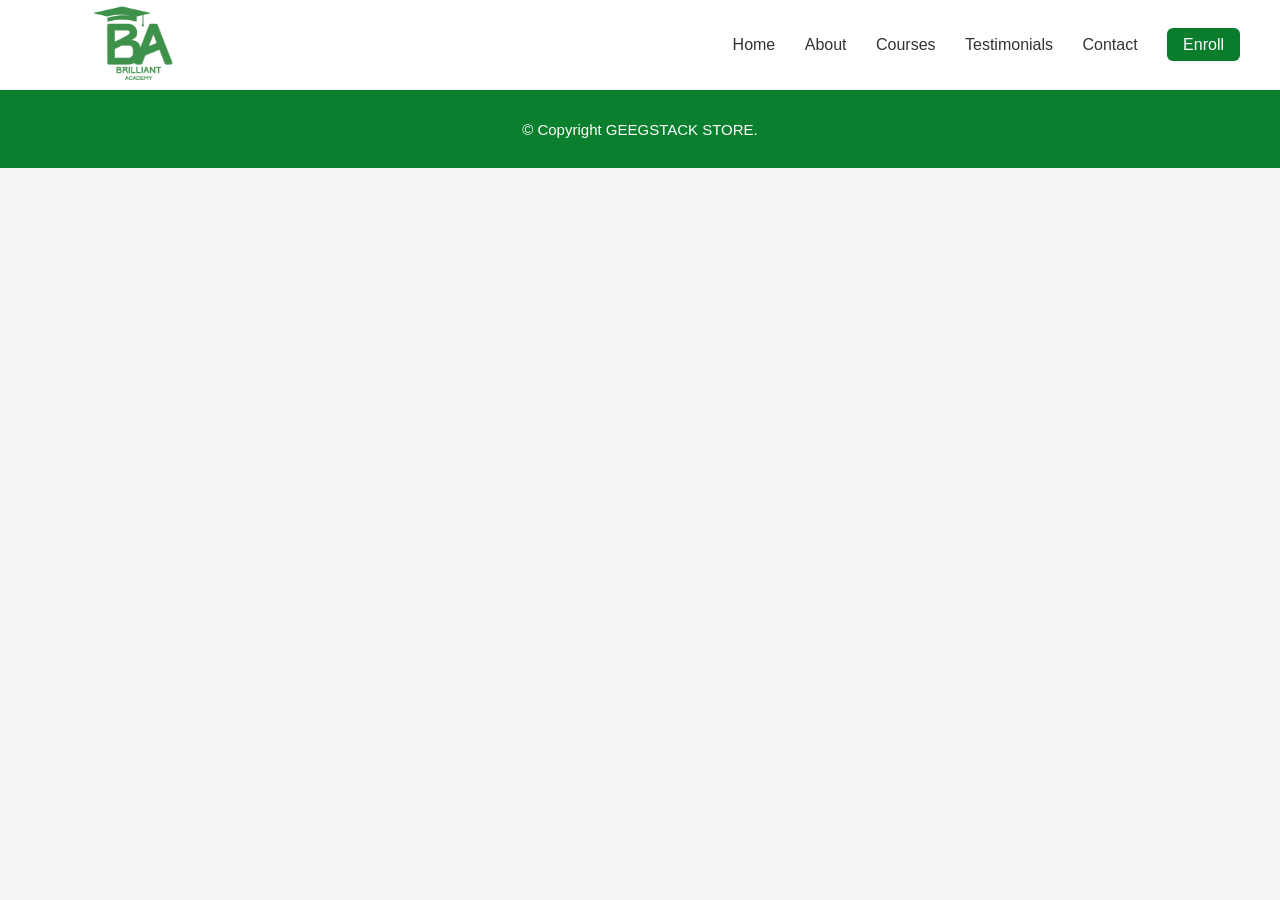
<file: about.html>
<!DOCTYPE html>
<html lang="en">
  <head>
    <meta charset="UTF-8" />
    <meta name="viewport" content="width=device-width, initial-scale=1.0" />
    <title>GeegStack Academy</title>
    <link rel="stylesheet" href="about.css" />
  </head>

  <body>
    <!-- Navbar -->
    <nav class="navbar">
      <div>
        <a href="index.html"
          ><img
            src="media/Brilliant Academy Logo .png"
            alt="GeegStack Academy logo"
        /></a>
      </div>
      <div class="nav-links">
        <a href="index.html">Home</a>
        <a href="about.html">About</a>
        <a href="courses.html">Courses</a>
        <a href="#">Testimonials</a>
        <a href="#">Contact</a>
        <!-- <button class="btn">Enroll</button> -->
        <a href="register.html" id="btn">Enroll</a>
      </div>
    </nav>

    <main class="container">
      <section></section>
    </main>

    <footer>
      <p>&copy; Copyright GEEGSTACK STORE.</p>
    </footer>
  </body>
</html>
</file>
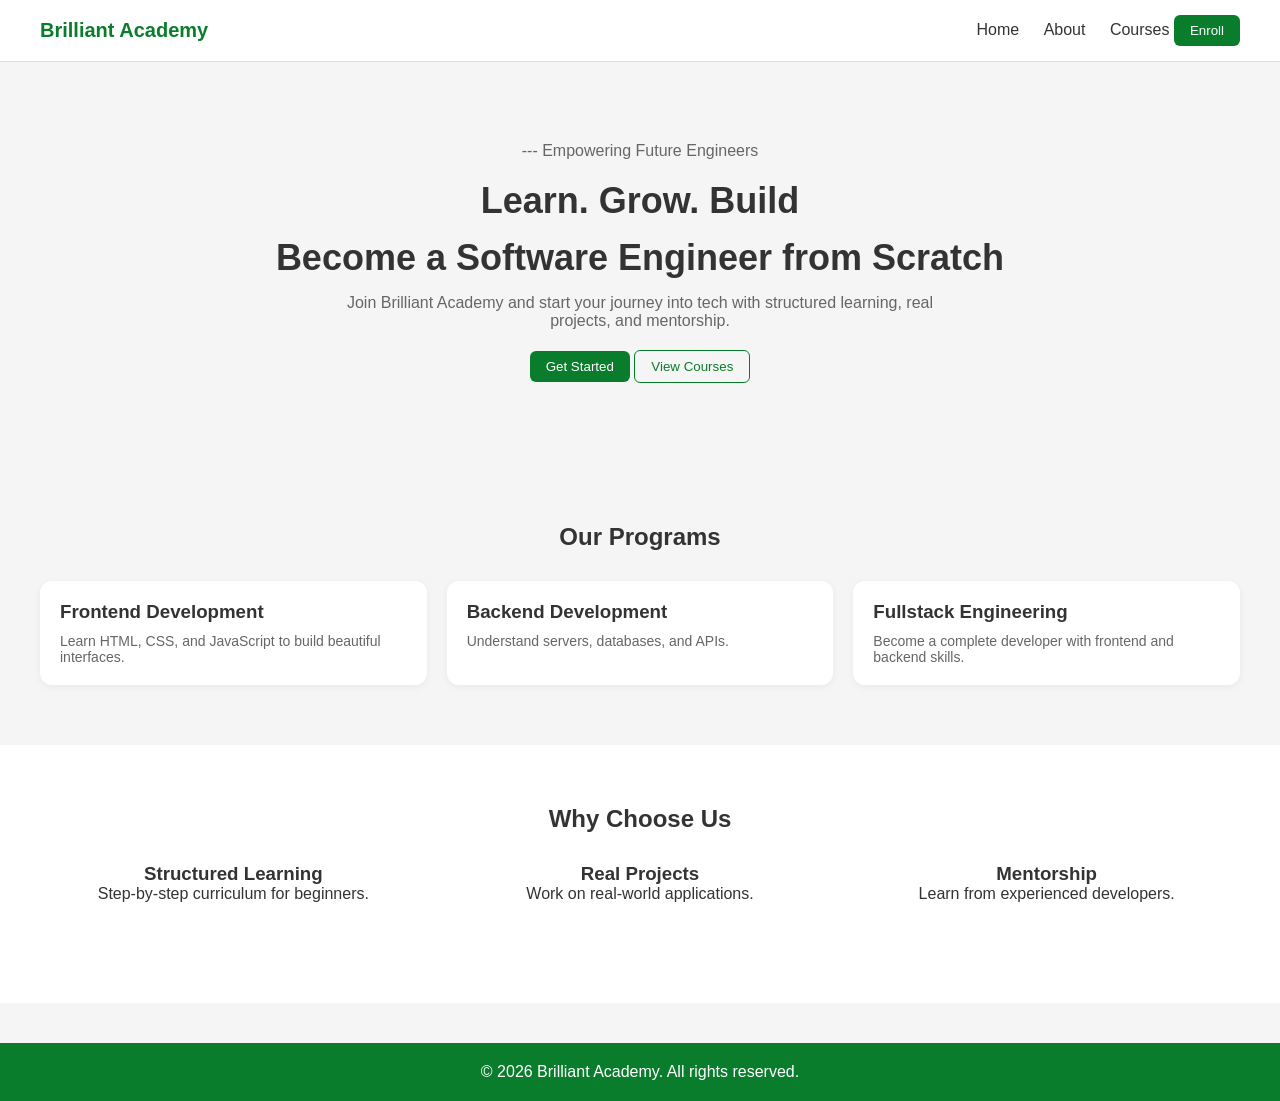
<file: brilliant_academy_home_page.html>
<!DOCTYPE html>
<html lang="en">
<head>
  <meta charset="UTF-8">
  <meta name="viewport" content="width=device-width, initial-scale=1.0">
  <title>Brilliant Academy</title>
  <style>
    * { box-sizing: border-box; margin: 0; padding: 0; font-family: Arial, sans-serif; }

    body { background: #f5f5f5; color: #333; }

    /* Navbar */
    .navbar {
      display: flex;
      justify-content: space-between;
      align-items: center;
      padding: 15px 40px;
      background: #fff;
      border-bottom: 1px solid #ddd;
    }

    .logo { font-size: 20px; font-weight: bold; color: #0a7d2c; }

    .nav-links a {
      margin-left: 20px;
      text-decoration: none;
      color: #333;
    }

    .nav-links a:hover { color: #0a7d2c; }

    .btn {
      padding: 8px 16px;
      background: #0a7d2c;
      color: white;
      border: none;
      border-radius: 6px;
      cursor: pointer;
    }

    .btn-outline {
      padding: 8px 16px;
      border: 1px solid #0a7d2c;
      color: #0a7d2c;
      background: transparent;
      border-radius: 6px;
      cursor: pointer;
    }

    /* Hero */
    .hero {
      text-align: center;
      padding: 80px 20px;
    }

    .hero h1 { font-size: 36px; margin-bottom: 15px; }
    .hero p { max-width: 600px; margin: 0 auto 20px; color: #666; }

    /* Programs */
    .section { padding: 60px 40px; }

    .section h2 { text-align: center; margin-bottom: 30px; }

    .grid {
      display: grid;
      grid-template-columns: repeat(auto-fit, minmax(250px, 1fr));
      gap: 20px;
    }

    .card {
      background: white;
      padding: 20px;
      border-radius: 12px;
      box-shadow: 0 2px 8px rgba(0,0,0,0.05);
    }

    .card h3 { margin-bottom: 10px; }
    .card p { color: #666; font-size: 14px; }

    /* Why Section */
    .why {
      background: #fff;
      text-align: center;
    }

    .why div { margin-bottom: 20px; }

    /* Footer */
    footer {
      background: #0a7d2c;
      color: white;
      text-align: center;
      padding: 20px;
      margin-top: 40px;
    }
  </style>
</head>
<body>

  <!-- Navbar -->
  <div class="navbar">
    <div class="logo">Brilliant Academy</div>
    <div class="nav-links">
      <a href="#">Home</a>
      <a href="#">About</a>
      <a href="#">Courses</a>
      <button class="btn">Enroll</button>
    </div>
  </div>

  <!-- Hero Section -->
  <section class="hero">
    <p>--- Empowering Future Engineers</p>
    <h1>Learn. Grow. Build</h1>
    <h1>Become a Software Engineer from Scratch</h1>
    <p>Join Brilliant Academy and start your journey into tech with structured learning, real projects, and mentorship.</p>
    <button class="btn">Get Started</button>
    <button class="btn-outline">View Courses</button>
  </section>

  <!-- Programs -->
  <section class="section">
    <h2>Our Programs</h2>
    <div class="grid">
      <div class="card">
        <h3>Frontend Development</h3>
        <p>Learn HTML, CSS, and JavaScript to build beautiful interfaces.</p>
      </div>
      <div class="card">
        <h3>Backend Development</h3>
        <p>Understand servers, databases, and APIs.</p>
      </div>
      <div class="card">
        <h3>Fullstack Engineering</h3>
        <p>Become a complete developer with frontend and backend skills.</p>
      </div>
    </div>
  </section>

  <!-- Why Choose Us -->
  <section class="section why">
    <h2>Why Choose Us</h2>
    <div class="grid">
      <div>
        <h3>Structured Learning</h3>
        <p>Step-by-step curriculum for beginners.</p>
      </div>
      <div>
        <h3>Real Projects</h3>
        <p>Work on real-world applications.</p>
      </div>
      <div>
        <h3>Mentorship</h3>
        <p>Learn from experienced developers.</p>
      </div>
    </div>
  </section>

  <!-- Footer -->
  <footer>
    <p>© 2026 Brilliant Academy. All rights reserved.</p>
  </footer>

</body>
</html>
</file>
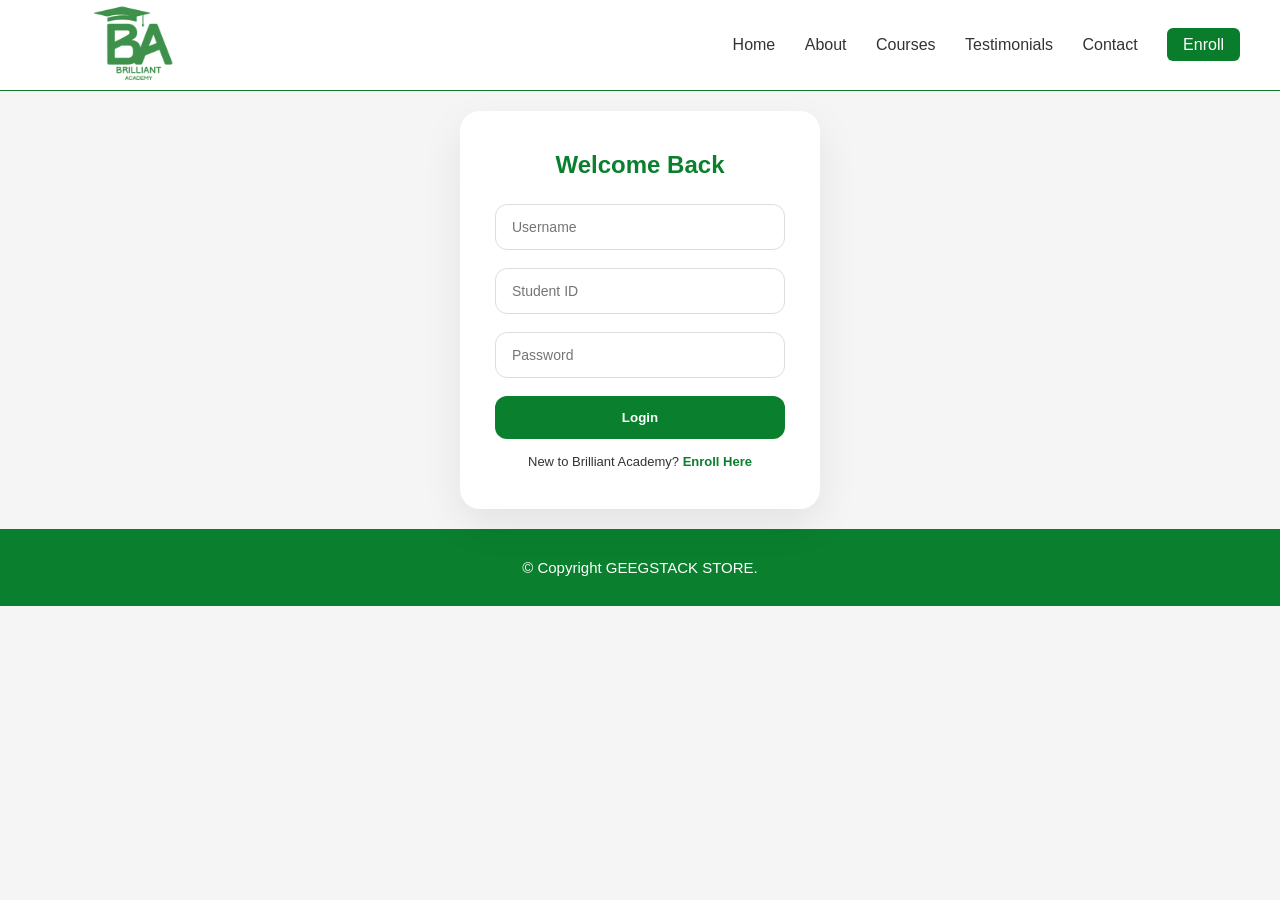
<file: login.html>
<!DOCTYPE html>
<html lang="en">

<head>
    <meta charset="UTF-8">
    <meta name="viewport" content="width=device-width, initial-scale=1.0">
    <title>GeegStack Academy</title>
    <link rel="stylesheet" href="register.css">

    <link rel="preconnect" href="https://fonts.googleapis.com">
    <link rel="preconnect" href="https://fonts.gstatic.com" crossorigin>
    <link href="https://fonts.googleapis.com/css2?family=Oswald:wght@200..700&display=swap" rel="stylesheet">
</head>

<body>

<!-- Navbar -->
<nav class="navbar">
    <div><a href="index.html"><img src="media/Brilliant Academy Logo .png" alt="GeegStack Academy logo"></a></div>
    <div class="nav-links">
        <a href="index.html">Home</a>
        <a href="about.html">About</a>
        <a href="courses.html">Courses</a>
        <a href="#">Testimonials</a>
        <a href="#">Contact</a>
        <!-- <button class="btn">Enroll</button> -->
        <a href="register.html" id="btn">Enroll</a>
    </div>
</nav>
    
    <div class="container">
        <div class="card">
            <h2>Welcome Back</h2>
    
    
            <div class="input-group">
                <input type="text" placeholder="Username"  required>
            </div>
    
            <div class="input-group">
                <input type="text" placeholder="Student ID" required minlength="15" maxlength="15">
            </div>
    
            <div class="input-group">
                <input type="password" placeholder="Password" required>
            </div>
    
            <a href="#"><button class="btn-primary">Login</button></a>
    
    
            <div class="footer-text">
                New to Brilliant Academy? <a href="register.html">Enroll Here</a>
            </div>

        </div>
    </div>

    <!-- <div>
        <nav>
            <a href="index.html"><img src="media/Screenshot_2026-04-24_194521-removebg-preview.png"
                    alt="GeegStack Academy logo"></a>
            <div class="nav-links">
                <a href="index.html">HOME</a>
                <a href="about.html">ABOUT</a>
                <a href="register.html"><button>ENROLL</button></a>
            </div>

        </nav>
    </div>

    <main>
        <section>
            <div class="form-wrapper">
                <form action="">
                    <h1>Welcome Back Student</h1>
                    <div class="input-box">

                        <input type="text" placeholder="STUDENT USERNAME" required>
                    </div>

                    <div class="input-box">
                        <input type="text" placeholder="STUDENT ID NUMBER" required minlength="15" maxlength="15">
                    </div>

                    <div class="input-box">

                        <input type="password" placeholder="PASSWORD" required minlength="10" maxlength="30">
                    </div>

                    <a href="#">Forgot password?</a><br>

                    <button type="submit">ENROLL</button>

                    <div class="login">
                        <p>New to GeegStack Academy? <a href="register.html">Become a student.</a></p>
                    </div>


                </form>

            </div>
        </section>
    </main> -->

    <footer>
        <p>&copy; Copyright GEEGSTACK STORE.</P>
    </footer>
</body>

</html>
</file>
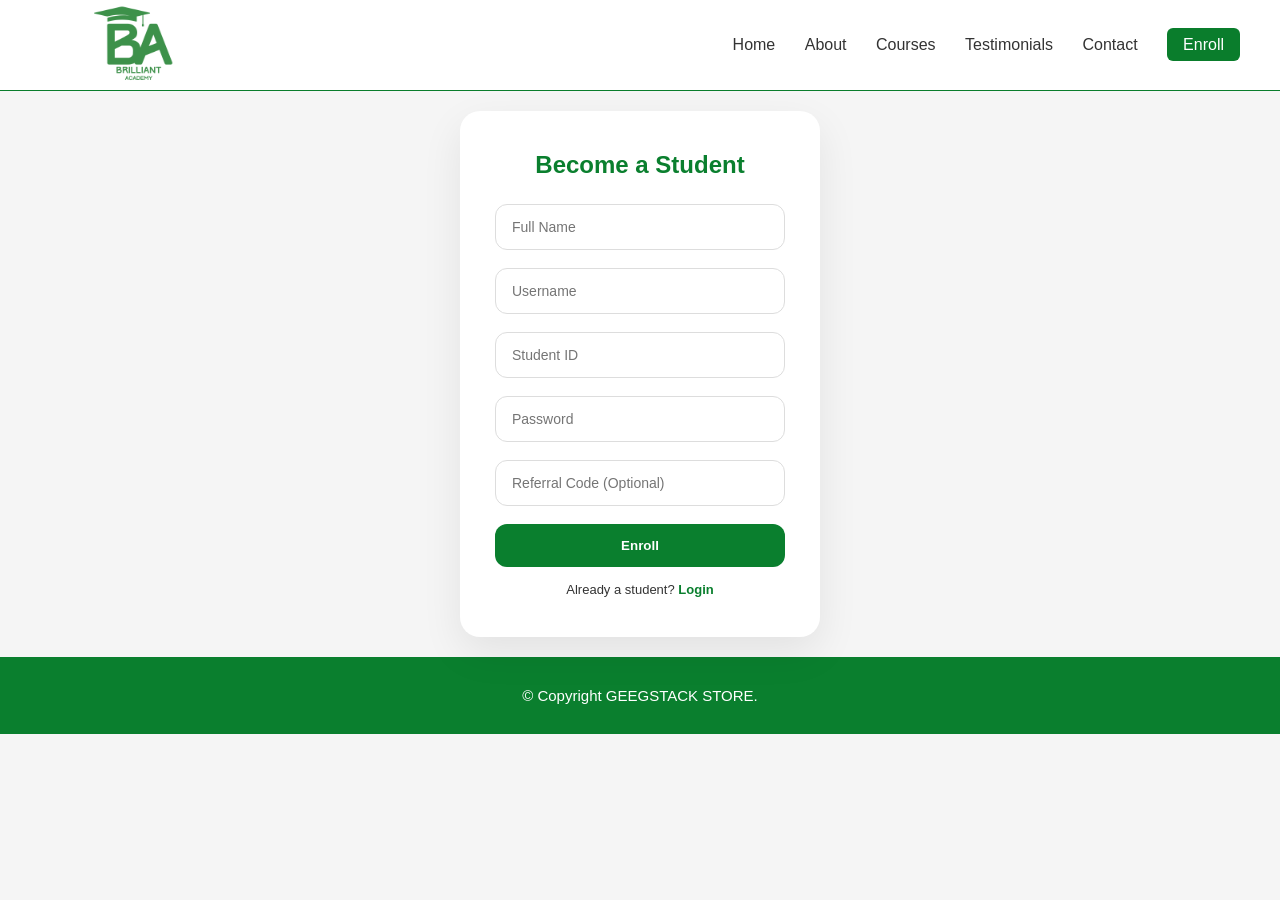
<file: register.html>
<!DOCTYPE html>
<html lang="en">

<head>
    <meta charset="UTF-8">
    <meta name="viewport" content="width=device-width, initial-scale=1.0">
    <title>GeegStack Academy</title>
    <link rel="stylesheet" href="register.css">

    <link rel="preconnect" href="https://fonts.googleapis.com">
    <link rel="preconnect" href="https://fonts.gstatic.com" crossorigin>
    <link href="https://fonts.googleapis.com/css2?family=Oswald:wght@200..700&display=swap" rel="stylesheet">
</head>

<body>

    <!-- Navbar -->
    <nav class="navbar">
        <div><a href="index.html"><img src="media/Brilliant Academy Logo .png" alt="GeegStack Academy logo"></a></div>
        <div class="nav-links">
            <a href="index.html">Home</a>
            <a href="index.html#about">About</a>
            <a href="courses.html">Courses</a>
            <a href="index.html#testimonials">Testimonials</a>
            <a href="index.html#contact">Contact</a>
            <!-- <button class="btn">Enroll</button> -->
            <a href="register.html" id="btn">Enroll</a>
        </div>
    </nav>

    <div class="container">
        <div class="card">
            <h2>Become a Student</h2>

            <div class="input-group">
                <input type="text" placeholder="Full Name">
            </div>

            <div class="input-group">
                <input type="text" placeholder="Username">
            </div>

            <div class="input-group">
                <input type="text" placeholder="Student ID">
            </div>

            <div class="input-group">
                <input type="password" placeholder="Password">
            </div>

            <div class="input-group">
                <input type="text" placeholder="Referral Code (Optional)">
            </div>

            <a href="#"><button class="btn-primary">Enroll</button></a>


            <div class="footer-text">
                Already a student? <a href="login.html">Login</a>
            </div>
        </div>
    </div>

    <footer>
        <p>&copy; Copyright GEEGSTACK STORE.</P>
    </footer>

    <!-- <nav>
    <a href="index.html"><img src="media/Screenshot_2026-04-24_194521-removebg-preview.png"
            alt="GeegStack Academy logo"></a>
    <div class="nav-links">
        <a href="index.html">HOME</a>
        <a href="about.html">ABOUT</a>
        <a href="register.html"><button>ENROLL</button></a>
    </div>

</nav> -->

    <!-- <main>
        <section>
            <div class="form-wrapper">
                <form action="">
                    <h1>Become A Student</h1>
                    <div class="input-box">
                        
                        <input type="text" placeholder="FULL-NAME" required>
                    </div>

                    <div class="input-box">
                       
                        <input type="text" placeholder="STUDENT USERNAME" required minlength="10" maxlength="15">
                    </div>

                    <div class="input-box">
                        <input type="text" placeholder="STUDENT ID NUMBER" required minlength="15" maxlength="15">
                    </div>

                    <div class="input-box">
                        
                        <input type="password" placeholder="PASSWORD" required minlength="15" maxlength="30">
                    </div>

                    <div class="input-box">
                    
                        <input type="text" placeholder="REFERRAL CODE:  BRILLIANT" readonly required>
                    </div>

                    <button type="submit" class="enroll">ENROLL</button>

                    <div class="login">
                        <p>Already a Student? <a href="login.html">login</a></p>
                    </div>


                </form>

            </div>
        </section>
    </main>

    <footer>
        <p>&copy; Copyright GEEGSTACK STORE.</P>
    </footer> -->
</body>
<script>
    // // Simulate account creation success
    // document.addEventListener("DOMContentLoaded", function() {
    //     alert("Your account has been successfully created!");
    //     // Redirect to login page after showing the alert
    //     window.location.href = "account-success.html";
    // });

    if (window.location.href.includes("account-success.html")) {
        alert("Your account has been successfully created!");
        // Redirect to login page after showing the alert
        window.location.href = "login.html";
    }

    const enrollButton = document.querySelector(".btn-primary");
    enrollButton.addEventListener("click", function (event) {
        event.preventDefault(); // Prevent form submission
        alert("Your account has been successfully created, you can now login to continue!");
        // Redirect to login page after showing the alert
        window.location.href = "login.html";
    });

    const loginLink = document.querySelector(".footer-text a");
    loginLink.addEventListener("click", function (event) {
        event.preventDefault(); // Prevent default link behavior
        window.location.href = "login.html"; // Redirect to login page
    });

    const inputFields = document.querySelectorAll(".input-group input");
    enrollButton.addEventListener("click", function (event) {
        event.preventDefault(); // Prevent form submission

        let allFieldsFilled = true;
        inputFields.forEach(function (input) {
            if (input.value.trim() === "") {
                allFieldsFilled = false;
            }
        });
    });
</script>

</html>
</file>
<file: about.css>
* { box-sizing: border-box; margin: 0; padding: 0; font-family: Arial, sans-serif; }

    body { background: #f5f5f5; color: #333; }

    /* Navbar */
    .navbar {
      display: flex;
      justify-content: space-between;
      align-items: center;
      padding: 0 40px;
      background: #fff;
      border-bottom: 1px solid #0a7d2c;
    }

    nav div a img {
  width: 100px;
  height: 90px;
  display: flex;
  margin-left: 50px;
  border-radius: 10px 10px;
}

    .nav-links a {
      margin-left: 25px;
      text-decoration: none;
      color: #333;
    }

    .nav-links a:hover { color: #0a7d2c; }

    #btn {
      padding: 8px 16px;
      background: #0a7d2c;
      color: white;
      border: none;
      border-radius: 6px;
      cursor: pointer;
    }

    #btn-outline {
      padding: 8px 16px;
      border: 1px solid #0a7d2c;
      color: #0a7d2c;
      background: transparent;
      border-radius: 6px;
      cursor: pointer;
    }

    #btn:hover {
      color: black;
    }
.container {
  flex: 1;
  display: flex;
  justify-content: center;
  align-items: center;
}

footer {
  padding: 30px;
  text-align: center;
  background-color: #0A7F2E;
  color: white;
  font-size: 15px;
}

/* * {
  padding: 0px;
  margin: 0px;
  box-sizing: border-box;
}

body {
}

nav {
  background-color: white;
  border-bottom: 2px solid green;
  /* background-color: blanchedalmond; 
  display: flex;
  height: 90px;
}

nav img {
  width: 120px;
  height: 100px;
  display: flex;
  padding-top: 10px;
  margin-left: 50px;
  border-radius: 10px 10px;
}

nav a {
  text-decoration: none;
  color: green;
  font-size: larger;
  font-weight: 500;
}

nav .nav-links {
  display: flex;
  flex-wrap: wrap;
  gap: 50px;
  flex-grow: 1;
  flex-shrink: 1;
  float: right;
  justify-content: flex-end;
  align-items: center;
  width: 90%;
}

a + a + a button {
  display: flex;
  justify-content: center;
  text-align: center;
  align-items: center;
  padding: 10px 20px;
  height: 40px;
  width: 90px;
  background: transparent;
  outline: 2px solid green;
  border: none;
  color: green;
  border: none;
  border-radius: 20px;
  cursor: pointer;
  margin-right: 30px;
  font-weight: 700;
}

a + a + a button:hover {
  background-color: green;
  color: white;
}

footer {
  padding: 30px;
  text-align: center;
  background-color: blue;
  color: white;
  font-size: 12px;
} */
</file>
<file: register.css>
* { box-sizing: border-box; margin: 0; padding: 0; font-family: Arial, sans-serif; }

    body { background: #f5f5f5; color: #333; }

    /* Navbar */
    .navbar {
      display: flex;
      justify-content: space-between;
      align-items: center;
      padding: 0 40px;
      background: #fff;
      border-bottom: 1px solid #0a7d2c;
    }

    nav div a img {
  width: 100px;
  height: 90px;
  display: flex;
  margin-left: 50px;
  border-radius: 10px 10px;
}

    .nav-links a {
      margin-left: 25px;
      text-decoration: none;
      color: #333;
    }

    .nav-links a:hover { color: #0a7d2c; }

    #btn {
      padding: 8px 16px;
      background: #0a7d2c;
      color: white;
      border: none;
      border-radius: 6px;
      cursor: pointer;
    }

    #btn-outline {
      padding: 8px 16px;
      border: 1px solid #0a7d2c;
      color: #0a7d2c;
      background: transparent;
      border-radius: 6px;
      cursor: pointer;
    }

    #btn:hover {
      color: black;
    }
.container {
  flex: 1;
  display: flex;
  justify-content: center;
  align-items: center;
}

.card {
  background: white;
  padding: 40px 35px;
  width: 360px;
  border-radius: 20px;
  box-shadow: 0 15px 40px rgba(0,0,0,0.08);
  margin: 20px;
}

.card h2 {
  text-align: center;
  margin-bottom: 25px;
  color: #0A7F2E;
}

.input-group {
  margin-bottom: 18px;
}

.input-group input {
  width: 100%;
  padding: 14px 16px;
  border-radius: 12px;
  border: 1px solid #ddd;
  outline: none;
  transition: 0.2s;
  font-size: 14px;
}

.input-group input:focus {
  border-color: #22C55E;
  box-shadow: 0 0 0 3px rgba(34,197,94,0.15);
}

a .btn-primary {
  width: 100%;
  padding: 14px;
  border: none;
  border-radius: 12px;
  background: #0A7F2E;
  color: white;
  font-weight: 600;
  cursor: pointer;
  transition: 0.2s;
}

.btn-primary:hover {
  transform: translateY(-2px);
  box-shadow: 0 8px 20px rgba(0,0,0,0.15);
}

.footer-text {
  text-align: center;
  margin-top: 15px;
  font-size: 13px;
}

.footer-text a {
  color: #0A7F2E;
  text-decoration: none;
  font-weight: 600;
}

footer {
  padding: 30px;
  text-align: center;
  background-color: #0A7F2E;
  color: white;
  font-size: 15px;
}

/* 

nav {
  background-color: white;
  border-bottom: 2px solid green;
  display: flex;
  height: 90px;
}

nav img {
  width: 120px;
  height: 100px;
  display: flex;
  padding-top: 10px;
  margin-left: 50px;
  border-radius: 10px 10px;
}

nav a {
  text-decoration: none;
  color: green;
  font-size: larger;
  font-weight: 500;
}

nav .nav-links {
  display: flex;
  flex-wrap: wrap;
  gap: 50px;
  flex-grow: 1;
  flex-shrink: 1;
  float: right;
  justify-content: flex-end;
  align-items: center;
  width: 90%;
}

a + a + a button {
  display: flex;
  justify-content: center;
  text-align: center;
  align-items: center;
  padding: 10px 20px;
  height: 40px;
  width: 90px;
  background: transparent;
  outline: 2px solid green;
  border: none;
  color: green;
  border: none;
  border-radius: 20px;
  cursor: pointer;
  margin-right: 30px;
  font-weight: 700;
}

a + a + a button:hover {
  background-color: green;
  color: white;
}

main {
  display: flex;
  align-items: center;
  justify-content: center;
  min-height: 100dvh;
}

form {
  background-color: green;
  width: 400px;
}

.form-wrapper {
  display: flex;
  width: 420px;
  background-color: green;
  align-items: center;
  color: white;
   margin: 10px; 
  width: 100%;
  border: 10px solid green;
  border-radius: 25px 0px 25px 0px;
}

.form-wrapper h1 {
  font-size: 35px;
  text-align: center;
}

.form-wrapper .input-box {
  width: 100%;
  height: 50px;
  margin: 30px 0px;
}

.form-wrapper .input-box input {
  width: 100%;
  height: 100%;
  background: transparent;
  border: none;
  outline: 2px solid white;
  border-radius: 30px;
  padding: 20px 45px 20px 20px;
  color: white;
  font-size: 15px;
}

.input-box input::placeholder {
  color: white;
  font-size: 15px;
}

.enroll {
  padding: 10px 20px;
  height: 40px;
  width: 90px;
  background: transparent;
  outline: 2px solid white;
  border: none;
  color: white;
  border-radius: 20px;
  cursor: pointer;
}

footer {
  padding: 30px;
  text-align: center;
  background-color: blue;
  color: white;
  font-size: 12px;
} */
</file>
